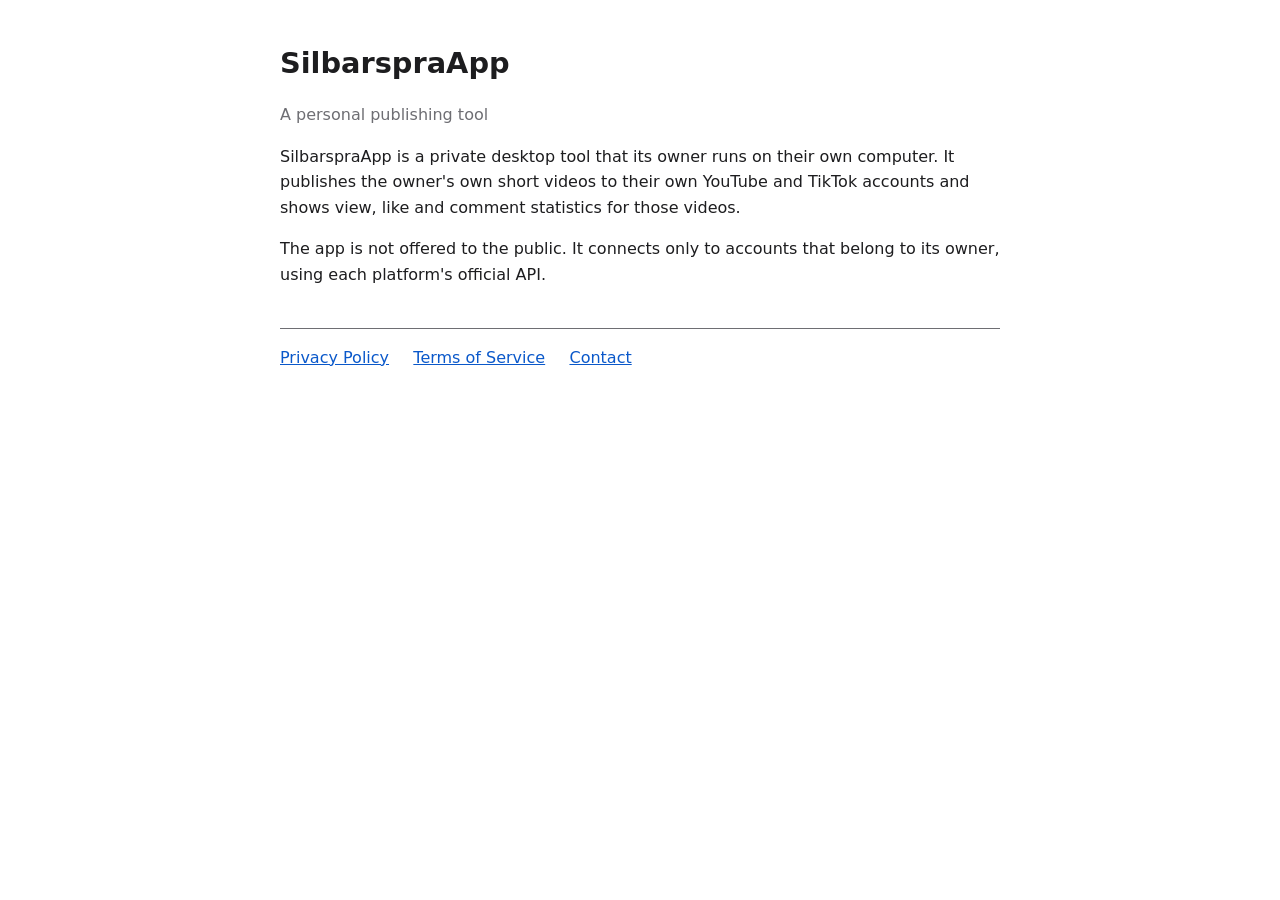
<file: index.html>
<!doctype html>
<html lang="en">
<head>
<meta charset="utf-8">
<meta name="viewport" content="width=device-width, initial-scale=1">
<title>SilbarspraApp</title>
<link rel="stylesheet" href="style.css">
</head>
<body>
<main>
<h1>SilbarspraApp</h1>
<p class="muted">A personal publishing tool</p>

<p>SilbarspraApp is a private desktop tool that its owner runs on their own computer. It publishes the owner's own short videos to their own YouTube and TikTok accounts and shows view, like and comment statistics for those videos.</p>

<p>The app is not offered to the public. It connects only to accounts that belong to its owner, using each platform's official API.</p>

<nav>
<a href="privacy.html">Privacy Policy</a>
<a href="terms.html">Terms of Service</a>
<a href="mailto:silbarspra@gmail.com">Contact</a>
</nav>
</main>
</body>
</html>
</file>
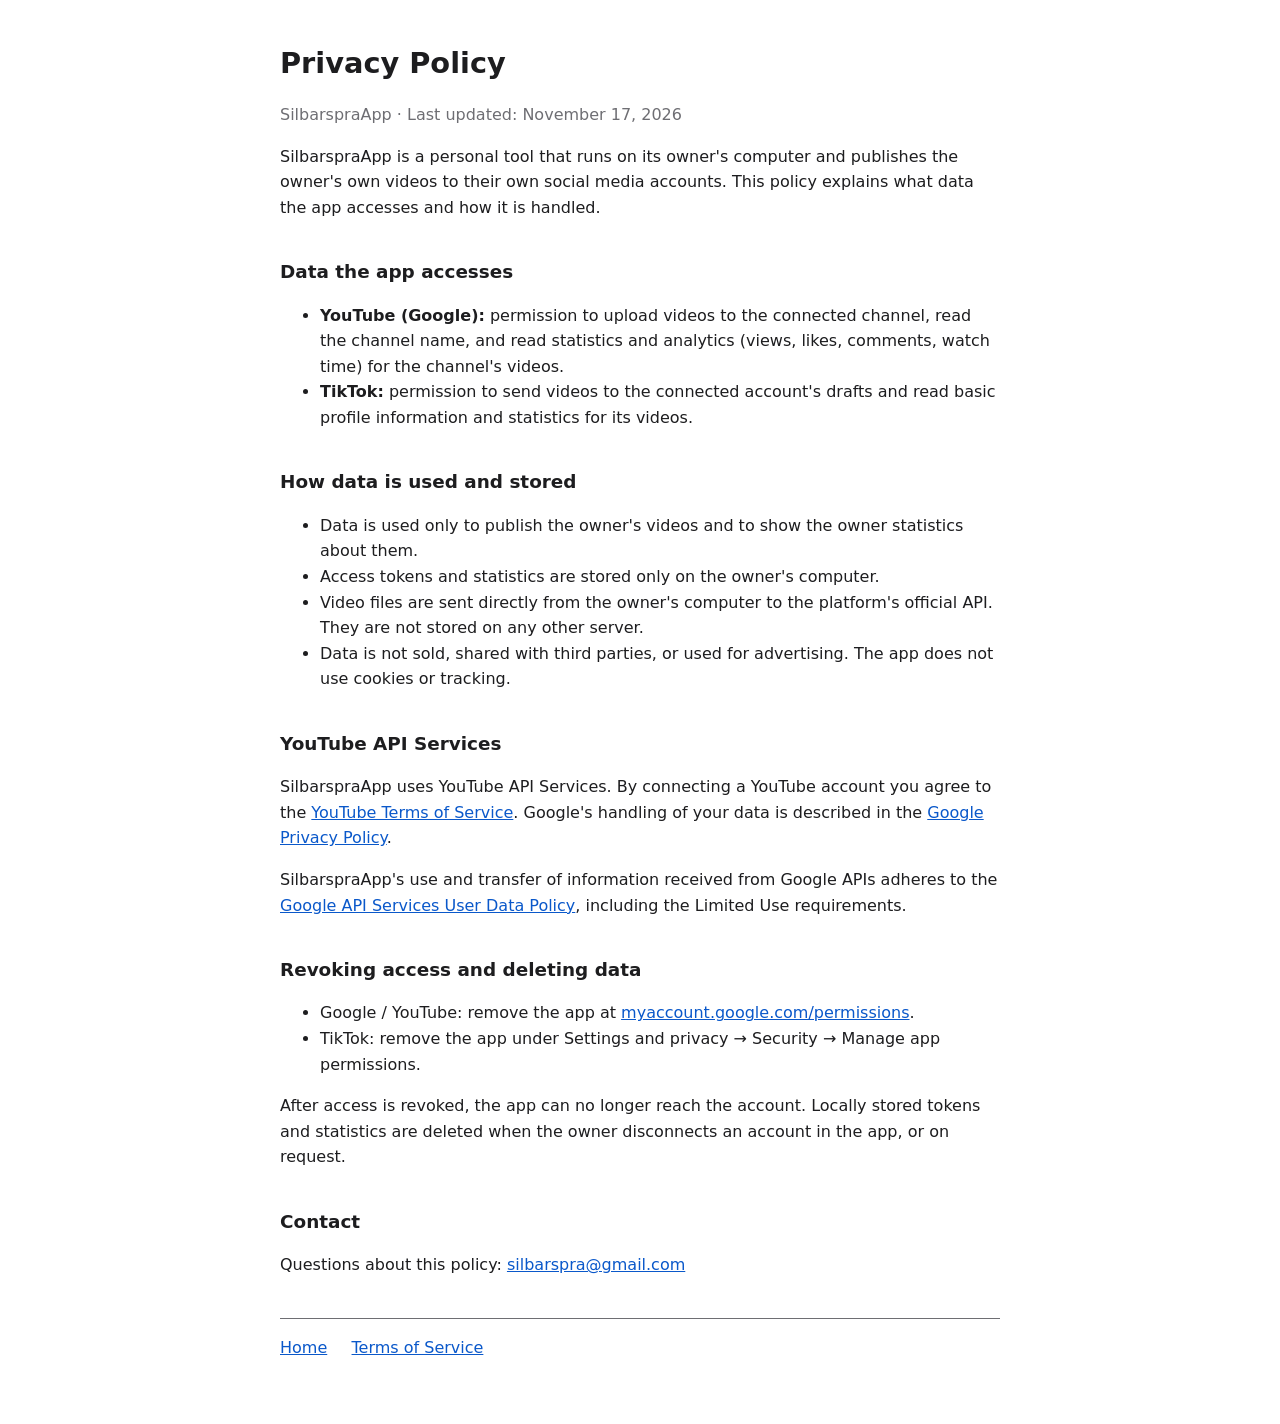
<file: privacy.html>
<!doctype html>
<html lang="en">
<head>
<meta charset="utf-8">
<meta name="viewport" content="width=device-width, initial-scale=1">
<title>Privacy Policy · SilbarspraApp</title>
<link rel="stylesheet" href="style.css">
</head>
<body>
<main>
<h1>Privacy Policy</h1>
<p class="muted">SilbarspraApp · Last updated: November 17, 2026</p>

<p>SilbarspraApp is a personal tool that runs on its owner's computer and publishes the owner's own videos to their own social media accounts. This policy explains what data the app accesses and how it is handled.</p>

<h2>Data the app accesses</h2>
<ul>
<li><strong>YouTube (Google):</strong> permission to upload videos to the connected channel, read the channel name, and read statistics and analytics (views, likes, comments, watch time) for the channel's videos.</li>
<li><strong>TikTok:</strong> permission to send videos to the connected account's drafts and read basic profile information and statistics for its videos.</li>
</ul>

<h2>How data is used and stored</h2>
<ul>
<li>Data is used only to publish the owner's videos and to show the owner statistics about them.</li>
<li>Access tokens and statistics are stored only on the owner's computer.</li>
<li>Video files are sent directly from the owner's computer to the platform's official API. They are not stored on any other server.</li>
<li>Data is not sold, shared with third parties, or used for advertising. The app does not use cookies or tracking.</li>
</ul>

<h2>YouTube API Services</h2>
<p>SilbarspraApp uses YouTube API Services. By connecting a YouTube account you agree to the <a href="https://www.youtube.com/t/terms">YouTube Terms of Service</a>. Google's handling of your data is described in the <a href="https://policies.google.com/privacy">Google Privacy Policy</a>.</p>
<p>SilbarspraApp's use and transfer of information received from Google APIs adheres to the <a href="https://developers.google.com/terms/api-services-user-data-policy">Google API Services User Data Policy</a>, including the Limited Use requirements.</p>

<h2>Revoking access and deleting data</h2>
<ul>
<li>Google / YouTube: remove the app at <a href="https://myaccount.google.com/permissions">myaccount.google.com/permissions</a>.</li>
<li>TikTok: remove the app under Settings and privacy → Security → Manage app permissions.</li>
</ul>
<p>After access is revoked, the app can no longer reach the account. Locally stored tokens and statistics are deleted when the owner disconnects an account in the app, or on request.</p>

<h2>Contact</h2>
<p>Questions about this policy: <a href="mailto:silbarspra@gmail.com">silbarspra@gmail.com</a></p>

<nav>
<a href="index.html">Home</a>
<a href="terms.html">Terms of Service</a>
</nav>
</main>
</body>
</html>
</file>
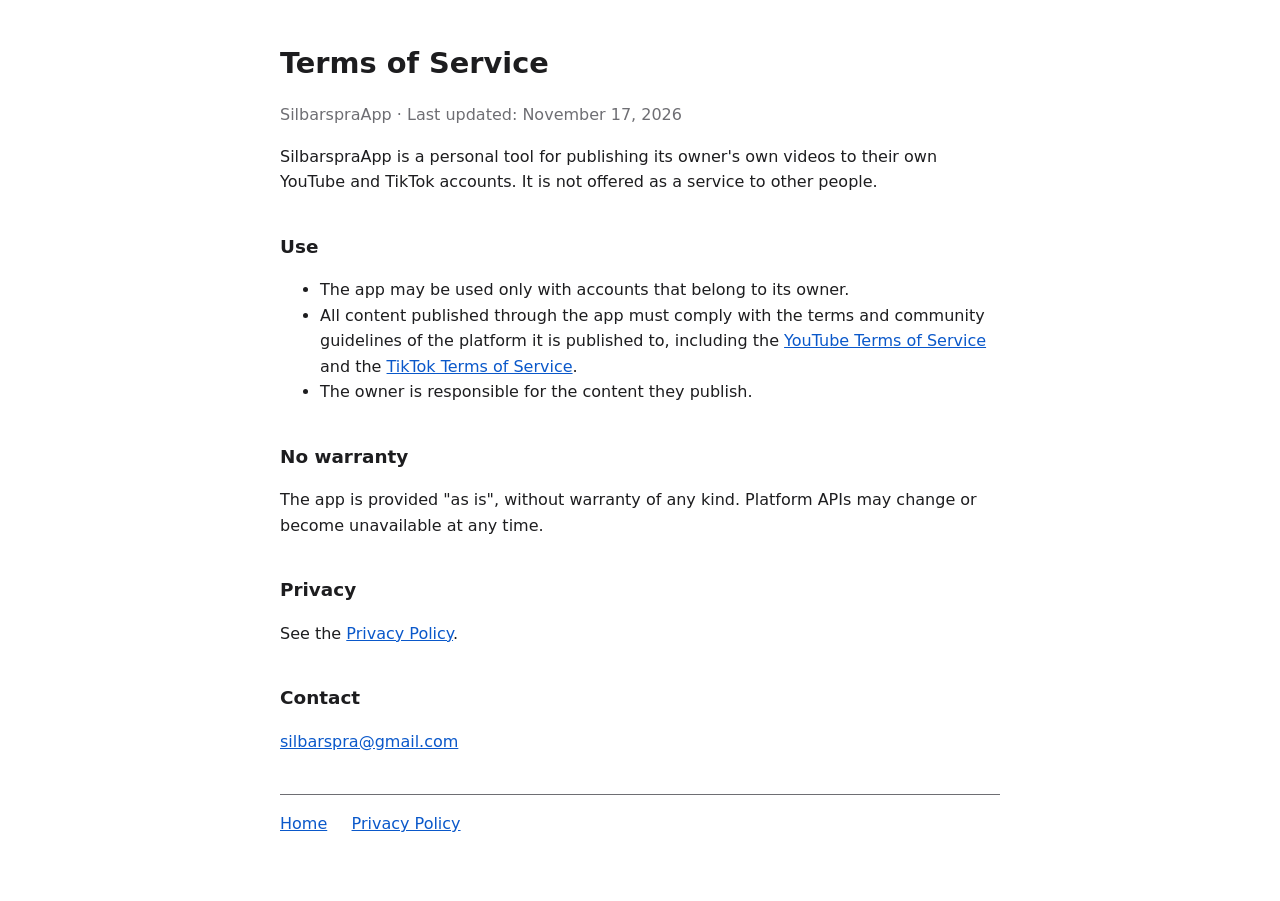
<file: terms.html>
<!doctype html>
<html lang="en">
<head>
<meta charset="utf-8">
<meta name="viewport" content="width=device-width, initial-scale=1">
<title>Terms of Service · SilbarspraApp</title>
<link rel="stylesheet" href="style.css">
</head>
<body>
<main>
<h1>Terms of Service</h1>
<p class="muted">SilbarspraApp · Last updated: November 17, 2026</p>

<p>SilbarspraApp is a personal tool for publishing its owner's own videos to their own YouTube and TikTok accounts. It is not offered as a service to other people.</p>

<h2>Use</h2>
<ul>
<li>The app may be used only with accounts that belong to its owner.</li>
<li>All content published through the app must comply with the terms and community guidelines of the platform it is published to, including the <a href="https://www.youtube.com/t/terms">YouTube Terms of Service</a> and the <a href="https://www.tiktok.com/legal/terms-of-service">TikTok Terms of Service</a>.</li>
<li>The owner is responsible for the content they publish.</li>
</ul>

<h2>No warranty</h2>
<p>The app is provided "as is", without warranty of any kind. Platform APIs may change or become unavailable at any time.</p>

<h2>Privacy</h2>
<p>See the <a href="privacy.html">Privacy Policy</a>.</p>

<h2>Contact</h2>
<p><a href="mailto:silbarspra@gmail.com">silbarspra@gmail.com</a></p>

<nav>
<a href="index.html">Home</a>
<a href="privacy.html">Privacy Policy</a>
</nav>
</main>
</body>
</html>
</file>
<file: style.css>
:root { --bg: #ffffff; --fg: #1d1d1f; --muted: #6e6e73; --link: #0a58ca; }
@media (prefers-color-scheme: dark) { :root { --bg: #161618; --fg: #ececf1; --muted: #a1a1aa; --link: #7cb4ff; } }
body { margin: 0; background: var(--bg); color: var(--fg); font: 16px/1.6 system-ui, -apple-system, "Segoe UI", sans-serif; }
main { max-width: 720px; margin: 0 auto; padding: 40px 16px 64px; }
h1 { font-size: 1.8rem; margin: 0 0 4px; }
h2 { font-size: 1.15rem; margin-top: 2em; }
a { color: var(--link); }
.muted { color: var(--muted); }
nav { margin-top: 2.5em; padding-top: 1em; border-top: 1px solid var(--muted); }
nav a { margin-right: 1.2em; }
</file>
